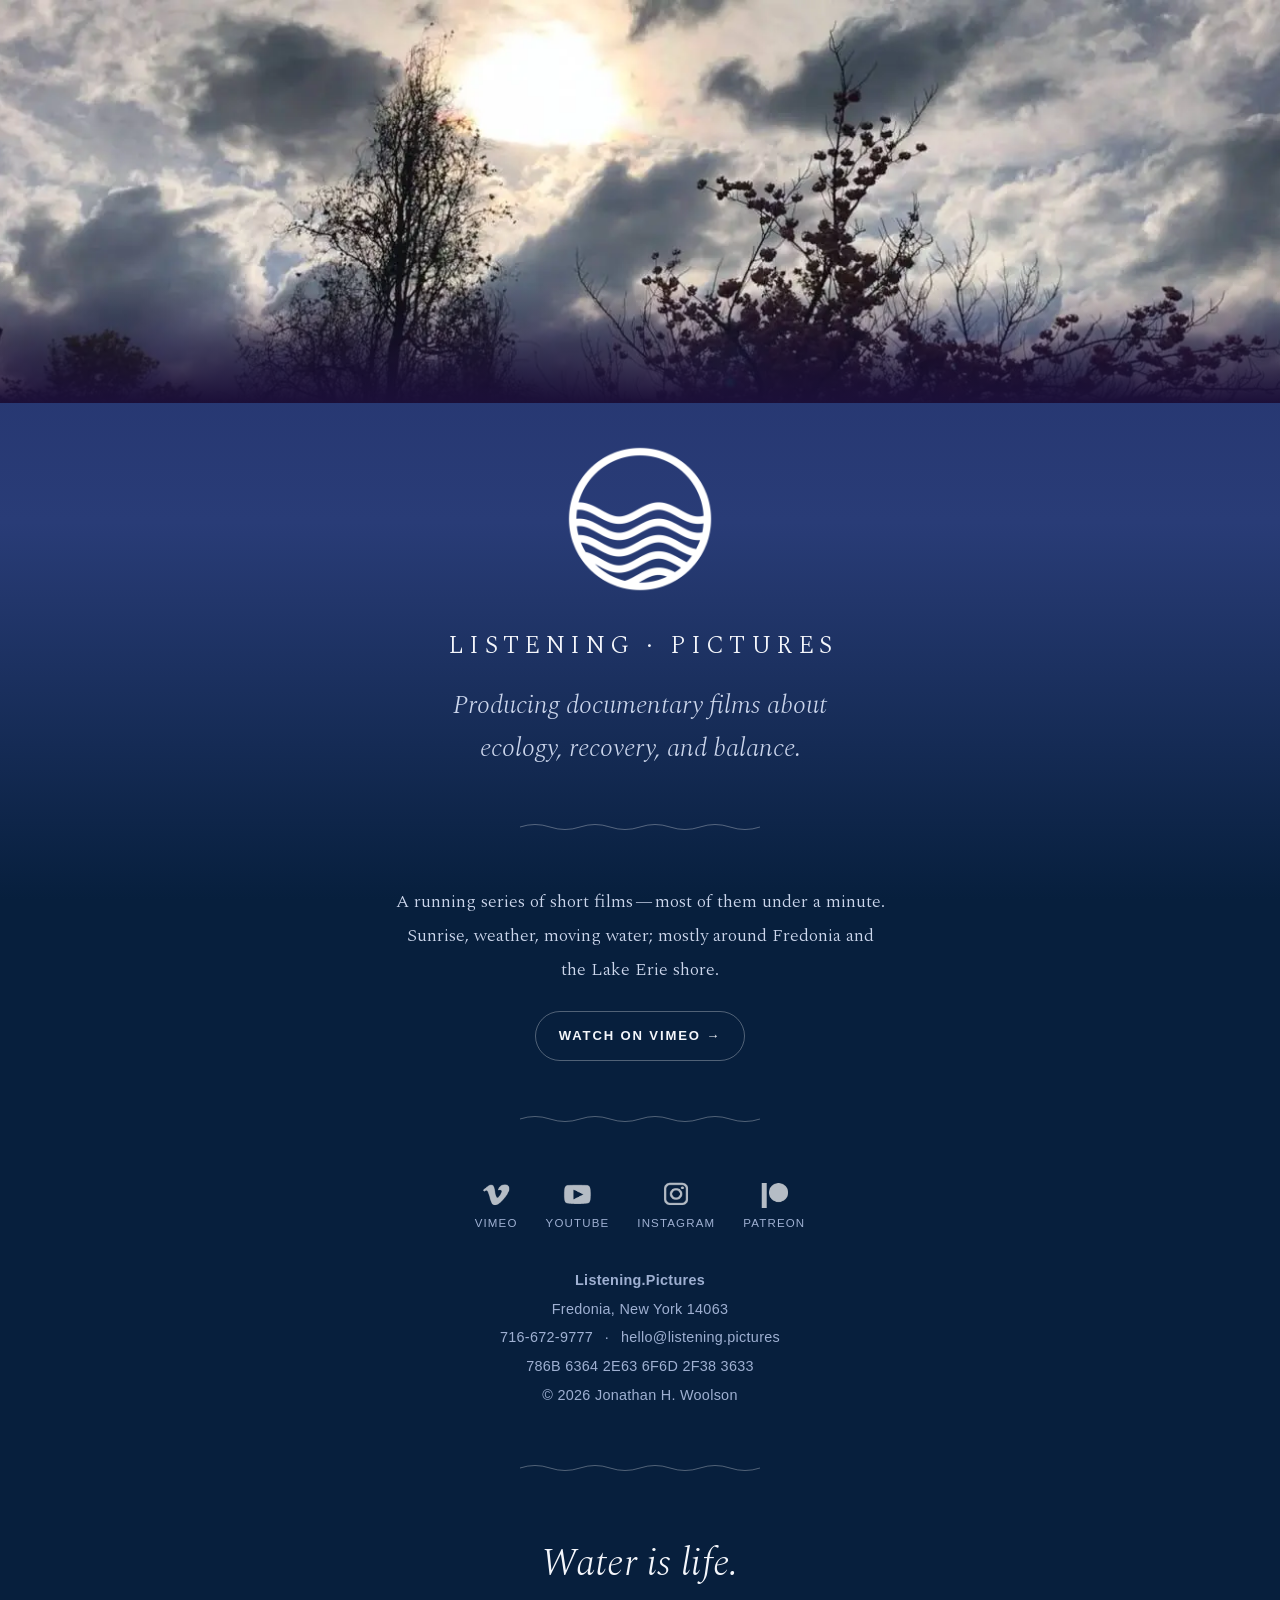
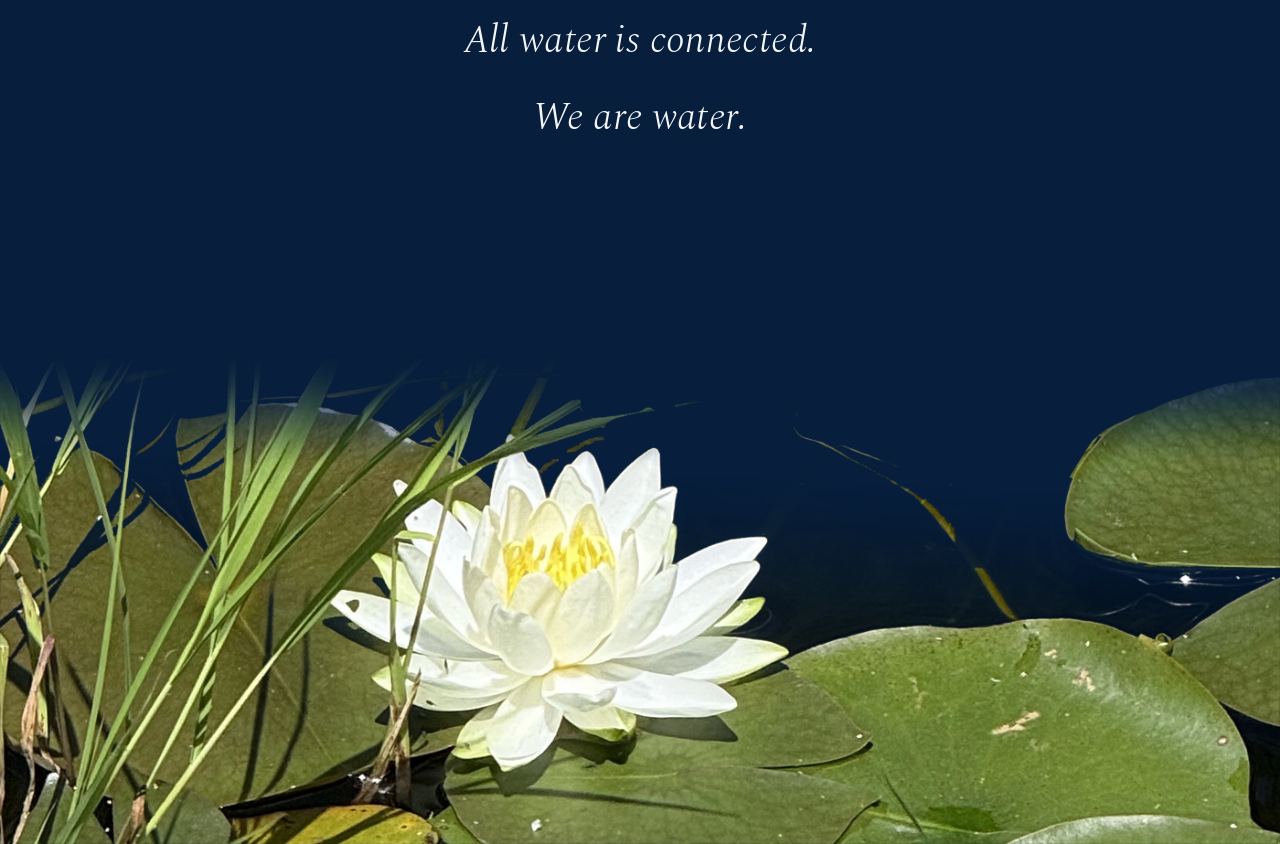
<file: index.html>
<!DOCTYPE html>
<html lang="en">
<head>
	<!-- Google Analytics preconnect/prefectch defers GA4 gtag.js loading until first user interaction -->
	<link rel="preconnect" href="https://www.googletagmanager.com">
	<link rel="dns-prefetch" href="https://www.googletagmanager.com">

	<!-- LISTENING.PICTURES - WEBSITE VERSION: 2026-10-06_v002.08 -->
  <meta charset="utf-8">
  <meta name="viewport" content="width=device-width, initial-scale=1">
  <title>Listening.Pictures - Documentary films about ecology, by Jonathan H. Woolson</title>
  <meta name="description" content="Listening.Pictures produces documentary films about ecology, recovery, and balance. Fredonia, New York. Water is life. All water is connected. We are water.">
  
  <!-- Favicons -->
  <link rel="icon" type="image/x-icon" href="/favicon.ico">
  <link rel="apple-touch-icon" sizes="180x180" href="/apple-touch-icon.png">
  <link rel="icon" type="image/png" sizes="32x32" href="/favicon-32x32.png">
  <link rel="icon" type="image/png" sizes="16x16" href="/favicon-16x16.png">
  <link rel="manifest" href="/site.webmanifest">
  
	<!-- LLMs.txt file intended for agentic browsing -->
  <link rel="describedby" href="https://listening.pictures/llms.txt">

	<!-- Social media cards for link previews -->
  <meta property="og:title" content="Listening.Pictures">
  <meta property="og:type" content="website">
  <meta property="og:description" content="Producing documentary films about ecology, recovery, and balance.">
  <meta property="og:image" content="https://listening.pictures/web-thumbnail-4.png">
  <link rel="canonical" href="https://listening.pictures/">
  <meta property="og:url" content="https://listening.pictures">
  <meta name="twitter:card" content="summary_large_image">
  <meta name="twitter:title" content="Listening.Pictures">
  <meta name="twitter:description" content="Producing documentary films about ecology, recovery, and balance.">
  <meta name="twitter:image" content="https://listening.pictures/web-thumbnail-4.png">

  <!-- Wistia loads after the page does, so a DNS lookup is all it needs up
       front; a preconnect would sit idle while the page renders. -->
  <link rel="dns-prefetch" href="https://fast.wistia.com">
  <link rel="preload" as="image" href="/reel-poster.webp" type="image/webp" fetchpriority="high"
        imagesrcset="/reel-poster-640.webp 640w, /reel-poster-960.webp 960w, /reel-poster.webp 1280w"
        imagesizes="100vw">
  <link rel="preload" as="font" href="/fonts/spectral-light-latin.woff2" type="font/woff2" crossorigin>
  <link rel="preload" as="font" href="/fonts/spectral-light-italic-latin.woff2" type="font/woff2" crossorigin>

  <style>
    *, *::before, *::after { margin: 0; padding: 0; box-sizing: border-box; }

    /* Self-hosted Spectral, Latin subset. The page sets serif type only at
       300, upright and italic, so those are the only two faces shipped. */
    @font-face {
      font-family: "Spectral"; font-style: normal; font-weight: 300;
      font-display: swap;
      src: url("/fonts/spectral-light-latin.woff2") format("woff2");
    }
    @font-face {
      font-family: "Spectral"; font-style: italic; font-weight: 300;
      font-display: swap;
      src: url("/fonts/spectral-light-italic-latin.woff2") format("woff2");
    }

    :root {
      /* Dusk into deep water — the gradient the films keep looking at.
         --brand is the company's registered primary, #3954a5, which the
         previous stylesheet never actually used. --brand-deep is that same
         hue at 72%: the gradient's brightest point sits behind the smallest
         text, and at full strength #3954a5 drops --text-dim to 3.2:1. The
         deepened tone carries every text colour past 4.5:1. */
      --sky-high:   #1b0f38;
      --sky-low:    #26356f;
      --brand:      #3954a5;
      --brand-deep: #293c77;
      --water:      #071f3d;

      --text:      #f4f6fb;
      --text-soft: #ccd6ec;
      --text-dim:  #9fb0d2;
      --line:      rgba(255, 255, 255, 0.30);
      --link:      #a8d4f0;

      --serif: "Spectral", Iowan Old Style, Palatino, "Palatino Linotype",
               Georgia, "Times New Roman", serif;
      --sans:  -apple-system, BlinkMacSystemFont, "Segoe UI", Roboto,
               "Helvetica Neue", Arial, sans-serif;

      --measure: 34rem;
    }

    html { -webkit-font-smoothing: antialiased; -moz-osx-font-smoothing: grayscale; }

    body {
      font-family: var(--serif);
      font-weight: 300;
      font-size: clamp(1rem, .55vw + .88rem, 1.125rem);
      line-height: 1.9;
      color: var(--text);
      background: var(--water);
      min-height: 100vh;
      /* A column, so main can grow and the pond sits on the bottom edge of
         the window even when the content is shorter than the screen. */
      display: flex; flex-direction: column;
    }

    /* A fixed backdrop rather than a background on <body>: it never stretches
       or tiles as the page grows, and it sidesteps the iOS
       background-attachment bugs that the alternative brings. */
    .sky {
      position: fixed; inset: 0; z-index: -1;
      background: linear-gradient(180deg,
        var(--sky-high) 0%, var(--sky-low) 34%,
        var(--brand-deep) 58%, var(--water) 100%);
    }

    ::selection { background: var(--link); color: var(--brand); }

    a { color: var(--link); text-decoration: none; }
    a:hover { text-decoration: underline; text-underline-offset: .25em;
              text-decoration-thickness: 1px; }
    a:focus-visible { outline: 2px solid var(--link); outline-offset: 4px;
                      border-radius: 2px; }

    .skip {
      position: absolute; top: -4rem; left: 1rem; z-index: 10;
      background: var(--link); color: var(--water);
      padding: .6rem 1rem; border-radius: 3px;
      font-family: var(--sans); font-size: .85rem; font-weight: 600;
      transition: top .2s;
    }
    .skip:focus { top: 1rem; text-decoration: none; }

    /* ——— the film at the top ——— */

    .reel { position: relative; width: 100%; }
    .reel::after {
      content: ''; position: absolute; left: 0; right: 0; bottom: 0; height: 30%;
      background: linear-gradient(to bottom, transparent, var(--sky-high));
      pointer-events: none;
    }
    .wistia_responsive_padding { padding: 31.5% 0 0 0; position: relative; }
    .wistia_responsive_wrapper {
      height: 100%; left: 0; position: absolute; top: 0; width: 100%;
    }
    /* The film's first frame, shown until the player loads over it. It sits
       earlier in the DOM than the wrapper, so the player paints on top. */
    .reel-poster {
      position: absolute; inset: 0; width: 100%; height: 100%;
      object-fit: cover;
    }

    /* ——— page ——— */

    main {
      width: 100%; flex: 1 0 auto;
      max-width: var(--measure);
      margin: 0 auto;
      padding: 0 1.5rem 5rem;
      text-align: center;
    }

    .masthead { padding-top: 2.5rem; }

    .mark {
      display: block; width: clamp(7rem, 22vw, 9.5rem); height: auto;
      margin: 0 auto 2rem;
    }

    h1 {
      font-weight: 300;
      font-size: clamp(1.2rem, 2.6vw, 1.55rem);
      letter-spacing: .22em;
      text-transform: uppercase;
      line-height: 1.5;
      /* tracking leaves a trailing gap; nudge the line back to true centre */
      text-indent: .22em;
    }

    .tagline {
      margin-top: 1.25rem;
      font-style: italic;
      font-size: clamp(1.4rem, 2.4vw, 1.65rem);
      line-height: 1.6;
      color: var(--text-soft);
      text-wrap: balance;
    }

    /* ——— the wave rule, taken straight from the logo mark ——— */

    .wave {
      display: block; width: min(15rem, 62%); height: .75rem;
      margin: 3.25rem auto; color: var(--line);
    }

    /* ——— the work ——— */

    .work p { color: var(--text-soft); text-wrap: pretty; }

    .watch {
      display: inline-block; margin-top: 1.5rem;
      font-family: var(--sans); font-size: .82rem; font-weight: 600;
      letter-spacing: .14em; text-transform: uppercase;
      padding: .7rem 1.4rem;
      border: 1px solid var(--line); border-radius: 999px;
      color: var(--text);
      transition: border-color .25s, background-color .25s, color .25s;
    }
    .watch:hover {
      text-decoration: none;
      border-color: var(--link); color: var(--link);
      background: rgba(168, 212, 240, .08);
    }
    .watch .arrow { display: inline-block; transition: transform .25s; }
    .watch:hover .arrow { transform: translateX(.2em); }

    /* ——— elsewhere ——— */

    .elsewhere ul {
      list-style: none;
      display: flex; flex-wrap: wrap;
      justify-content: center; align-items: center;
      gap: 1.25rem 1.75rem;
    }
    .elsewhere a {
      display: flex; flex-direction: column; align-items: center; gap: .6rem;
      font-family: var(--sans); font-size: .72rem; font-weight: 500;
      letter-spacing: .1em; text-transform: uppercase; line-height: 1;
      color: var(--text-dim);
      transition: color .25s;
    }
    /* The icons are white; opacity dims them to sit with --text-dim and
       lifts them to full white alongside the label on hover. */
    .elsewhere img {
      height: 2rem; width: auto;
      opacity: .7; transition: opacity .25s;
    }
    .elsewhere a:hover { color: var(--text); text-decoration: none; }
    .elsewhere a:hover img { opacity: 1; }

    /* ——— contact ——— */

    address {
      margin-top: 2.25rem;
      font-family: var(--sans); font-style: normal;
      font-size: .9rem; line-height: 2; letter-spacing: .02em;
      color: var(--text-dim);
    }
    address a { color: var(--text-dim); }
    address a:hover { color: var(--text); }

    /* ——— closing ——— */

    .invocation {
      font-style: italic;
      font-size: clamp(1.8rem, 3vw, 2.5rem);
      line-height: 2;
      letter-spacing: .01em;
      color: var(--text);
    }

    footer {
      margin-top: 3rem;
      font-family: var(--sans); font-size: .72rem; letter-spacing: .08em;
      text-transform: uppercase; color: var(--text-dim);
    }

    /* ——— the pond, along the bottom ——— */

    /* The fade lives in the image's own alpha, hand-cut so the lily's petal
       tips stay crisp while the pond around them dissolves into the page.
       So no CSS mask, and no cover-cropping: the photo is shown whole, at
       its natural proportions, and its alpha is encoded losslessly. */
    .pond img { display: block; width: 100%; height: auto; }

    @media (prefers-reduced-motion: reduce) {
      *, *::before, *::after {
        transition-duration: .01ms !important;
        animation-duration: .01ms !important;
      }
    }

    @media print {
      .sky, .reel, .skip, .watch, .pond { display: none; }
      body { color: #111; background: #fff; }
      a { color: #111; }
    }
  </style>
</head>
<body>
  <div class="sky" aria-hidden="true"></div>
  <a class="skip" href="#main">Skip to content</a>

  <header class="reel">
    <div class="wistia_responsive_padding">
      <img class="reel-poster" src="/reel-poster.webp" width="1280" height="400"
           srcset="/reel-poster-640.webp 640w, /reel-poster-960.webp 960w, /reel-poster.webp 1280w"
           sizes="100vw"
           alt="" fetchpriority="high">
      <div class="wistia_responsive_wrapper">
        <div class="wistia_embed wistia_async_c5vm729rkt videoFoam=true"
             style="height:100%;width:100%">&nbsp;</div>
      </div>
    </div>
  </header>

  <main id="main">

    <div class="masthead">
      <a href="/" aria-label="Listening Pictures, home">
        <img class="mark" src="/listeningpictures-logo-white-v01-320.webp"
             width="320" height="320"
             alt="Listening Pictures mark: waves within a circle">
      </a>
      <h1>Listening &middot; Pictures</h1>
      <p class="tagline">Producing documentary films about ecology,
        recovery, and&nbsp;balance.</p>
    </div>

    <svg class="wave" viewBox="0 0 240 12" preserveAspectRatio="none" aria-hidden="true">
      <path d="M0 6 Q 15 1, 30 6 T 60 6 T 90 6 T 120 6 T 150 6 T 180 6 T 210 6 T 240 6"
            fill="none" stroke="currentColor" stroke-width="1"
            vector-effect="non-scaling-stroke"/>
    </svg>

    <section class="work">
      <p>A running series of short films&thinsp;&mdash;&thinsp;most of them under
        a minute. Sunrise, weather, moving water; mostly around Fredonia and the
        Lake&nbsp;Erie shore.</p>
      <a class="watch" href="https://vimeo.com/listeningpix">
        Watch on Vimeo <span class="arrow" aria-hidden="true">&rarr;</span>
      </a>
    </section>

    <svg class="wave" viewBox="0 0 240 12" preserveAspectRatio="none" aria-hidden="true">
      <path d="M0 6 Q 15 1, 30 6 T 60 6 T 90 6 T 120 6 T 150 6 T 180 6 T 210 6 T 240 6"
            fill="none" stroke="currentColor" stroke-width="1"
            vector-effect="non-scaling-stroke"/>
    </svg>

    <nav class="elsewhere" aria-label="Listening Pictures elsewhere">
      <ul>
        <li><a href="https://vimeo.com/listeningpix"><img src="/social/vimeo.png" alt="" width="100" height="100">Vimeo</a></li>
        <li><a href="/youtube"><img src="/social/youtube.png" alt="" width="100" height="99">YouTube</a></li>
        <li><a href="https://www.instagram.com/listeningpix"><img src="/social/instagram.png" alt="" width="100" height="100">Instagram</a></li>
        <li><a href="https://www.patreon.com/listeningpix"><img src="/social/patreon.png" alt="" width="100" height="105">Patreon</a></li>
<!--         <li><a href="https://www.twitch.tv/listeningpix"><img src="/social/twitchtv.png" alt="" width="100" height="105">Twitch</a></li> -->
      </ul>
    </nav>

    <address>
      <strong>Listening.Pictures</strong><br />      
      Fredonia, New York 14063<br>
      <a href="tel:+17166729777" title="Call Listening Pictures at 716-672-9777">716-672-9777</a>
      &ensp;&middot;&ensp;
      <a href="mailto:hello@listening.pictures">hello@listening.pictures</a><br />
      786B 6364 2E63 6F6D 2F38 3633<br />
      &copy; 2026 <a href="https://jwoolson.com" target="_blank" rel="noopener noreferrer" class="org-link">Jonathan H. Woolson</a>

    </address>
        

    <svg class="wave" viewBox="0 0 240 12" preserveAspectRatio="none" aria-hidden="true">
      <path d="M0 6 Q 15 1, 30 6 T 60 6 T 90 6 T 120 6 T 150 6 T 180 6 T 210 6 T 240 6"
            fill="none" stroke="currentColor" stroke-width="1"
            vector-effect="non-scaling-stroke"/>
    </svg>

    <p class="invocation">Water is life.<br>
      All water is connected.<br>
      We are water.</p>



  </main>

  <div class="pond" aria-hidden="true">
    <img src="/lily-pond-v5-1400.webp"
         srcset="/lily-pond-v5-800.webp 800w, /lily-pond-v5-1400.webp 1400w, /lily-pond-v5-2000.webp 2000w"
         sizes="100vw" width="2000" height="867"
         alt="" loading="lazy" decoding="async">
  </div>

  <script>
    // The Wistia player waits until the page has loaded, then until the
    // browser is idle. Loaded eagerly, its ~1.2s of script and ~8MB of video
    // segments competed with the first paint on slow connections.
    window.addEventListener('load', function () {
      var later = window.requestIdleCallback || function (fn) { setTimeout(fn, 1); };
      later(function () {
        ['https://fast.wistia.com/embed/medias/c5vm729rkt.jsonp',
         'https://fast.wistia.com/assets/external/E-v1.js'].forEach(function (src) {
          var s = document.createElement('script');
          s.src = src; s.async = true;
          document.head.appendChild(s);
        });
      });
    });
  </script>

	<!-- Google tag (gtag.js) Interaction-Based Lazy Load - Using listening.pictures G-WPLEJ5J0BK -->
	<script>
		// 1. Initialize dataLayer immediately so code doesn't break
		window.dataLayer = window.dataLayer || [];
		function gtag(){dataLayer.push(arguments);}
		gtag('js', new Date());
		gtag('config', 'G-WPLEJ5J0BK');

		// 2. Set up the lazy loader
		(function() {
			let scriptLoaded = false;

			function loadGtag() {
				if (scriptLoaded) return;
				scriptLoaded = true;

				// Inject the script element
				var gaScript = document.createElement('script');
				gaScript.src = 'https://www.googletagmanager.com/gtag/js?id=G-WPLEJ5J0BK';
				document.body.appendChild(gaScript);

				// Clean up all event listeners once fired
				triggerEvents.forEach(event => window.removeEventListener(event, loadGtag));
			}

			// Listen for standard human interaction signals
			const triggerEvents = ['touchstart', 'scroll', 'mousemove', 'keydown'];
			triggerEvents.forEach(event => window.addEventListener(event, loadGtag, { passive: true }));
		})();
	</script>
</body>
</html>
</file>
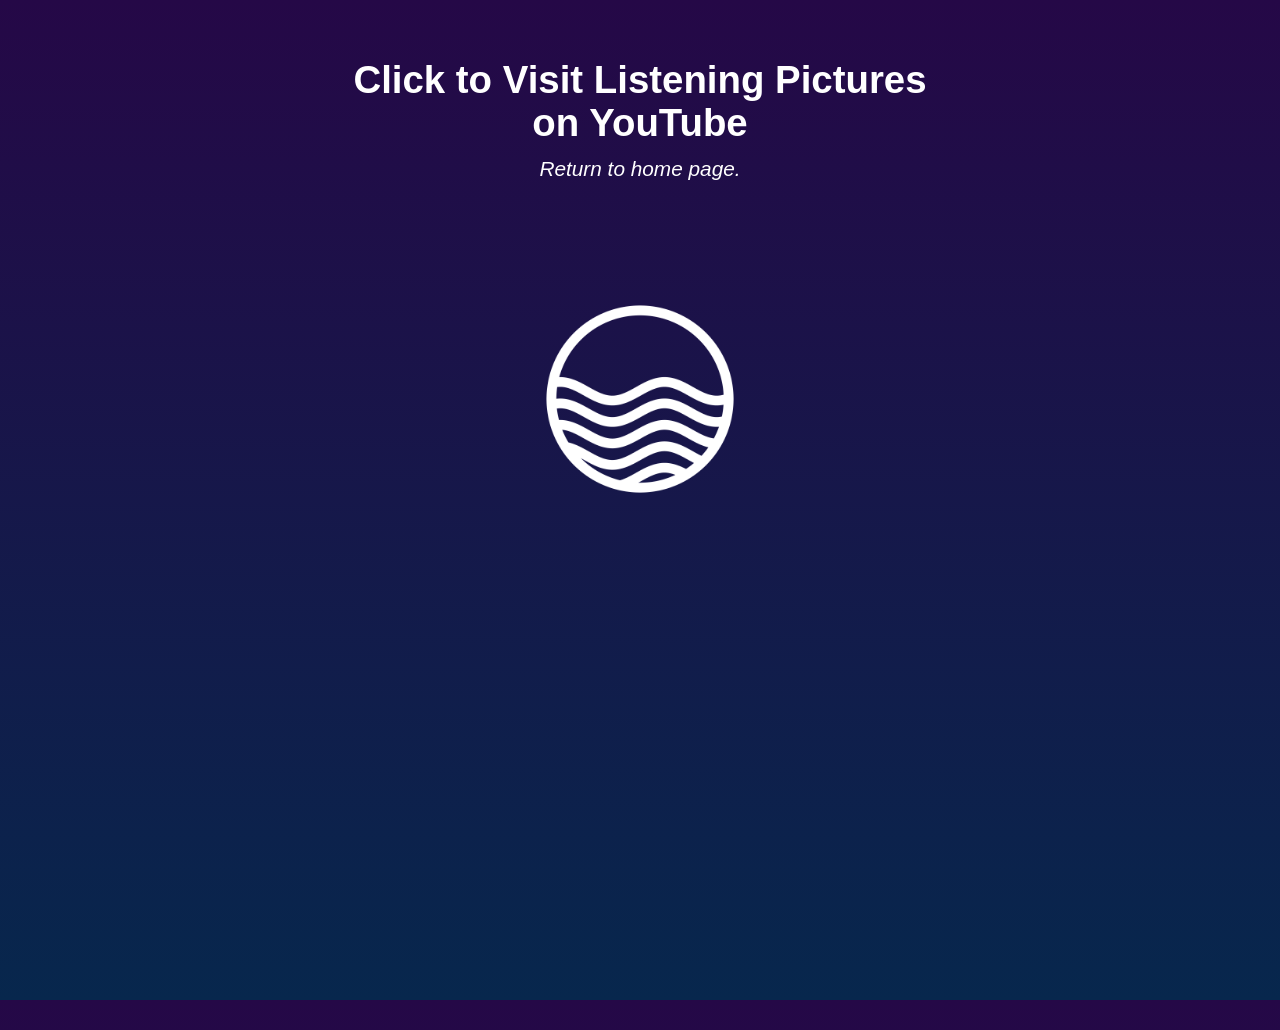
<file: page-template.html>
<!DOCTYPE html>
<html>
<head>
  <title>Listening Pictures | Visit YouTube</title>
  <meta name="generator" content="BBEdit 14.0">
  <link rel="icon" type="image/x-icon" href="/favicon.ico">
  <link rel="apple-touch-icon" sizes="180x180" href="/apple-touch-icon.png">
  <link rel="icon" type="image/png" sizes="32x32" href="/favicon-32x32.png">
  <link rel="icon" type="image/png" sizes="16x16" href="/favicon-16x16.png">
  <link rel="manifest" href="/site.webmanifest">
  <link rel="stylesheet" href="/styles.css">
  <meta http-equiv="refresh" content="1";url=https://www.youtube.com/channel/UCgSC8LYeUIwVyzDZxKCy07Q" />
</head>
<body>
  <div class="body-wrapper">
    <div class="body-content">
      <p><span class="company-name"><a href="https://www.youtube.com/channel/UCgSC8LYeUIwVyzDZxKCy07Q">Click to Visit Listening Pictures on YouTube</a></span><br>
      <span class="tagline"><a href="/">Return to home page.</a></span></p>
      <br /><a href="/"><img src="/listeningpictures-logo-white-v01.png" class="logo" /></a></p>
    </div>
  </div>
</body>
</html>
</file>
<file: styles.css>
body {
  margin:0; 
  padding: 0; 
  font-family: Helvetica,Arial,sans-serif;
  font-size: 3.0rem;
  height: 100%;
  width: 100%;
  background: rgb(37,8,71);
  background: linear-gradient(0deg, rgba(7,39,77,1) 0%, rgba(37,8,71,1) 100%);
}
/* Set up gradients at https://cssgradient.io */

a, a:link, a:visited, p, * {
  color:white;
  text-decoration: none;
}

p {
  font-size: 1.86rem;
}

.body-wrapper {
  width: 100%;
  height: 1000px;
  margin: 0px;
  padding: 0px;
}

.body-content {
  margin: 0 auto; 
  padding: 30px 0 0 0;
  height: 1000px;
  width: 600px; 
  font-size: 1.4rem; 
  line-height: 2.5rem; 
  text-align: center;
}

.tagline {
  font-size: 1.3rem;
  font-style: italic;
}

.company-name {
  font-size: 2.4rem; 
  font-weight: bold;
}

.logo {
  width: 200px;
  height: 200px;
  margin: 40px 0;
}

.social-icon {
  width: 50px;
  height: 50px;
  padding: 0 20px 0 0;
}
</file>
